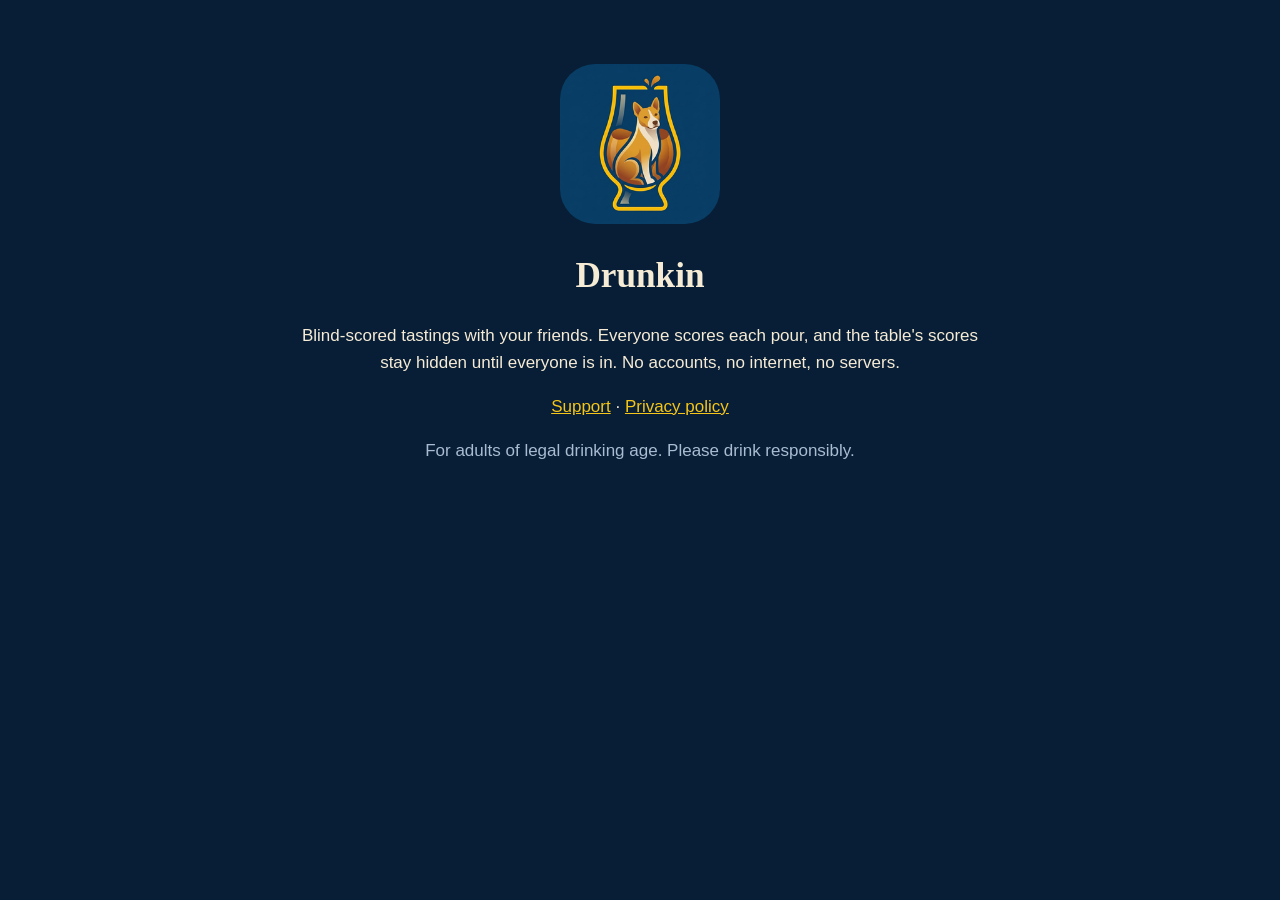
<file: docs/index.html>
<!doctype html>
<html lang="en">
<head>
<meta charset="utf-8">
<meta name="viewport" content="width=device-width, initial-scale=1">
<title>Drunkin</title>
<link rel="stylesheet" href="style.css">
</head>
<body>
<main class="center">
<img src="assets/logo-256.png" alt="Drunkin logo" width="160" height="160">
<h1>Drunkin</h1>
<p>Blind-scored tastings with your friends. Everyone scores each pour, and the table's scores stay hidden until everyone is in. No accounts, no internet, no servers.</p>
<p><a href="support.html">Support</a> · <a href="privacy.html">Privacy policy</a></p>
<p class="muted">For adults of legal drinking age. Please drink responsibly.</p>
</main>
</body>
</html>
</file>
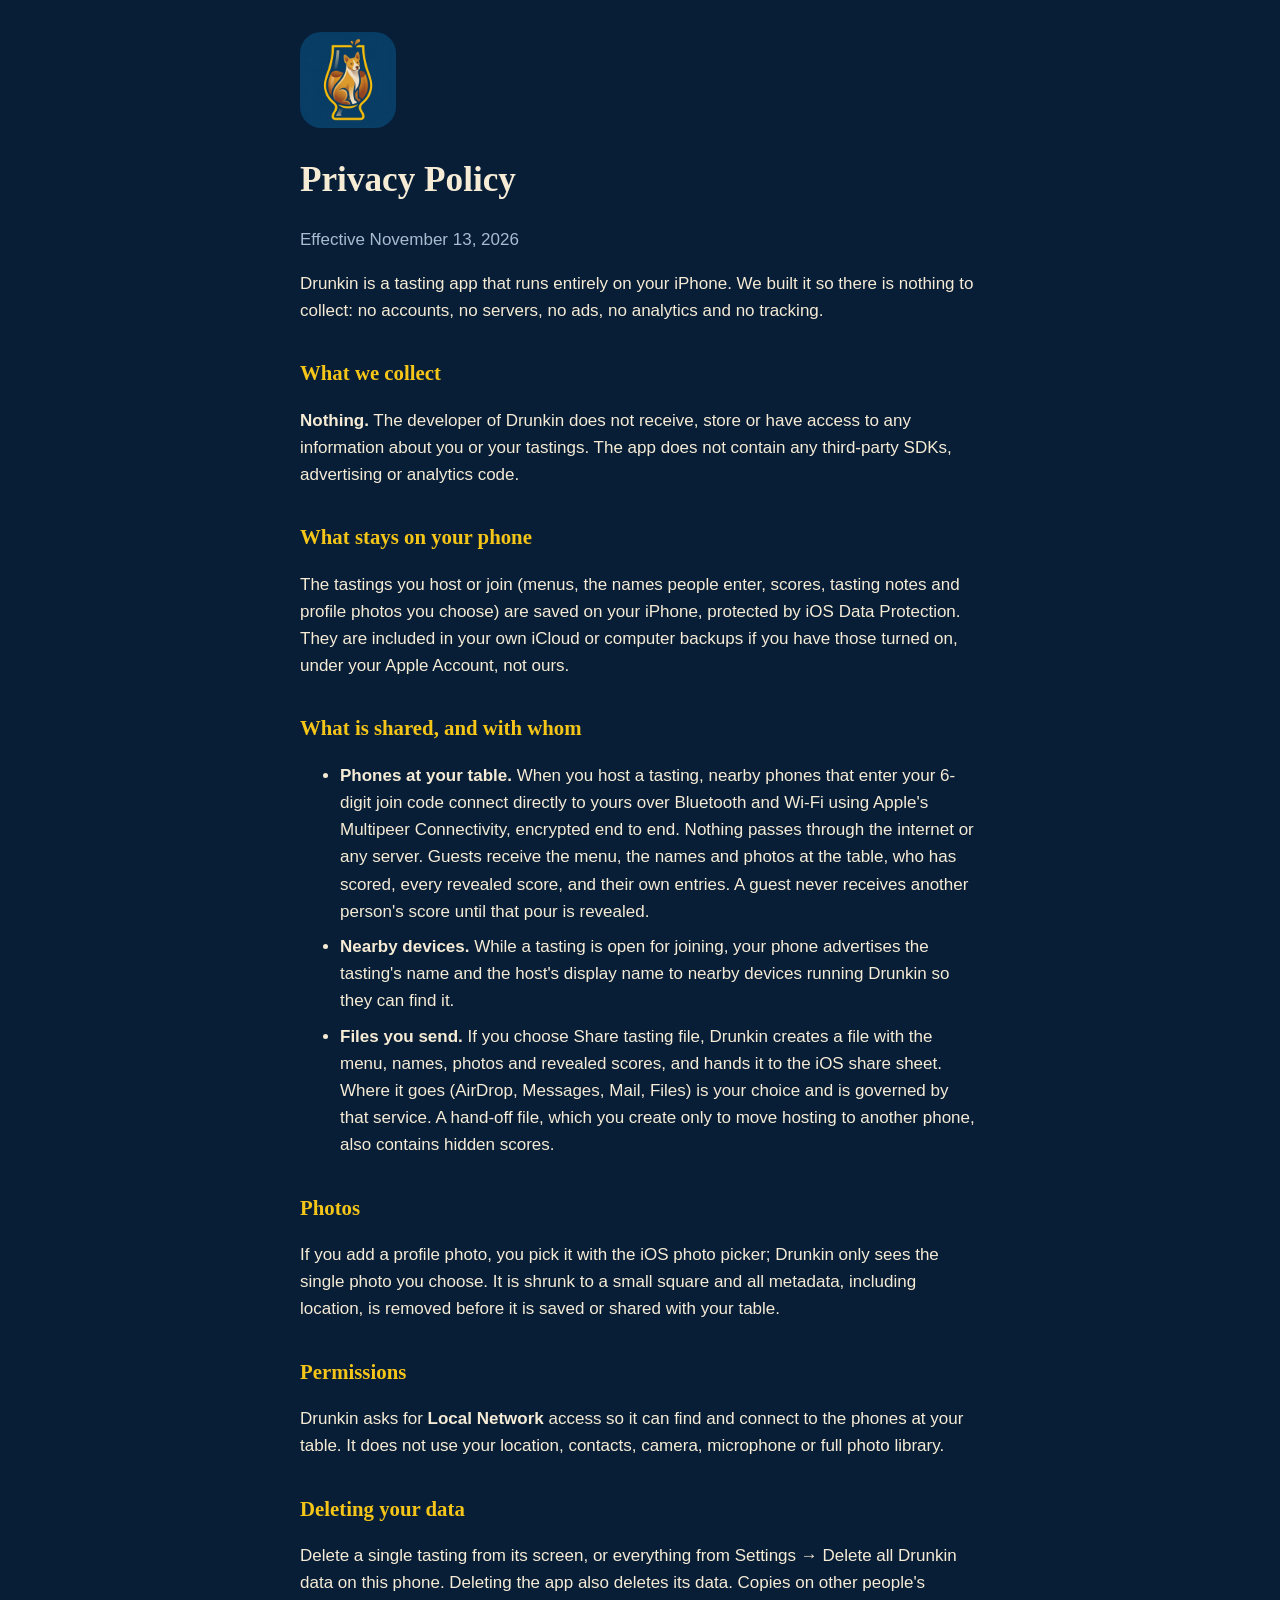
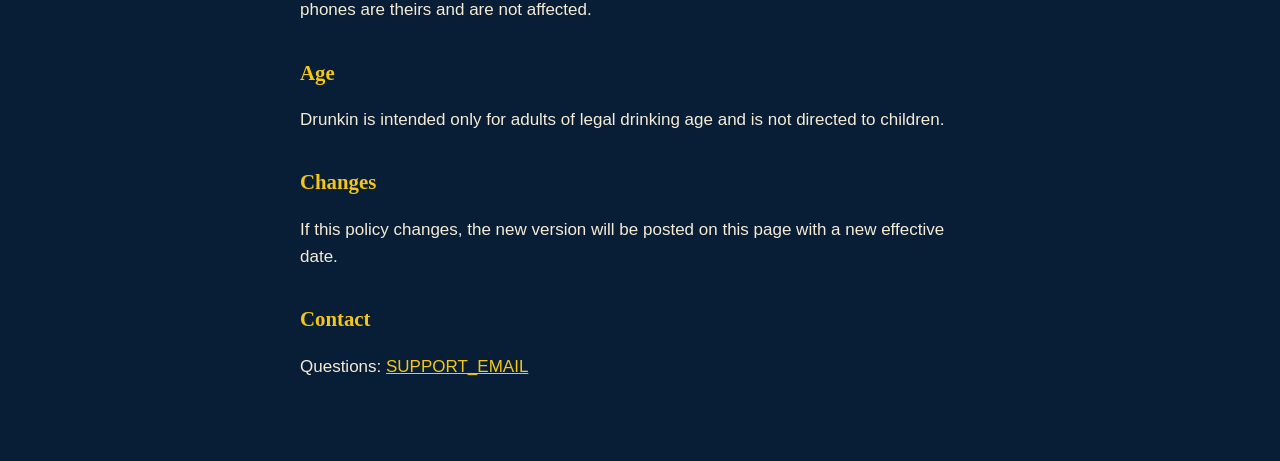
<file: docs/privacy.html>
<!doctype html>
<html lang="en">
<head>
<meta charset="utf-8">
<meta name="viewport" content="width=device-width, initial-scale=1">
<title>Drunkin Privacy Policy</title>
<link rel="stylesheet" href="style.css">
</head>
<body>
<main>
<img src="assets/logo-256.png" alt="" width="96" height="96">
<h1>Privacy Policy</h1>
<p class="muted">Effective November 13, 2026</p>

<p>Drunkin is a tasting app that runs entirely on your iPhone. We built it so there is nothing to collect: no accounts, no servers, no ads, no analytics and no tracking.</p>

<h2>What we collect</h2>
<p><strong>Nothing.</strong> The developer of Drunkin does not receive, store or have access to any information about you or your tastings. The app does not contain any third-party SDKs, advertising or analytics code.</p>

<h2>What stays on your phone</h2>
<p>The tastings you host or join (menus, the names people enter, scores, tasting notes and profile photos you choose) are saved on your iPhone, protected by iOS Data Protection. They are included in your own iCloud or computer backups if you have those turned on, under your Apple Account, not ours.</p>

<h2>What is shared, and with whom</h2>
<ul>
<li><strong>Phones at your table.</strong> When you host a tasting, nearby phones that enter your 6-digit join code connect directly to yours over Bluetooth and Wi-Fi using Apple's Multipeer Connectivity, encrypted end to end. Nothing passes through the internet or any server. Guests receive the menu, the names and photos at the table, who has scored, every revealed score, and their own entries. A guest never receives another person's score until that pour is revealed.</li>
<li><strong>Nearby devices.</strong> While a tasting is open for joining, your phone advertises the tasting's name and the host's display name to nearby devices running Drunkin so they can find it.</li>
<li><strong>Files you send.</strong> If you choose Share tasting file, Drunkin creates a file with the menu, names, photos and revealed scores, and hands it to the iOS share sheet. Where it goes (AirDrop, Messages, Mail, Files) is your choice and is governed by that service. A hand-off file, which you create only to move hosting to another phone, also contains hidden scores.</li>
</ul>

<h2>Photos</h2>
<p>If you add a profile photo, you pick it with the iOS photo picker; Drunkin only sees the single photo you choose. It is shrunk to a small square and all metadata, including location, is removed before it is saved or shared with your table.</p>

<h2>Permissions</h2>
<p>Drunkin asks for <strong>Local Network</strong> access so it can find and connect to the phones at your table. It does not use your location, contacts, camera, microphone or full photo library.</p>

<h2>Deleting your data</h2>
<p>Delete a single tasting from its screen, or everything from Settings → Delete all Drunkin data on this phone. Deleting the app also deletes its data. Copies on other people's phones are theirs and are not affected.</p>

<h2>Age</h2>
<p>Drunkin is intended only for adults of legal drinking age and is not directed to children.</p>

<h2>Changes</h2>
<p>If this policy changes, the new version will be posted on this page with a new effective date.</p>

<h2>Contact</h2>
<p>Questions: <a href="mailto:SUPPORT_EMAIL">SUPPORT_EMAIL</a></p>
</main>
</body>
</html>
</file>
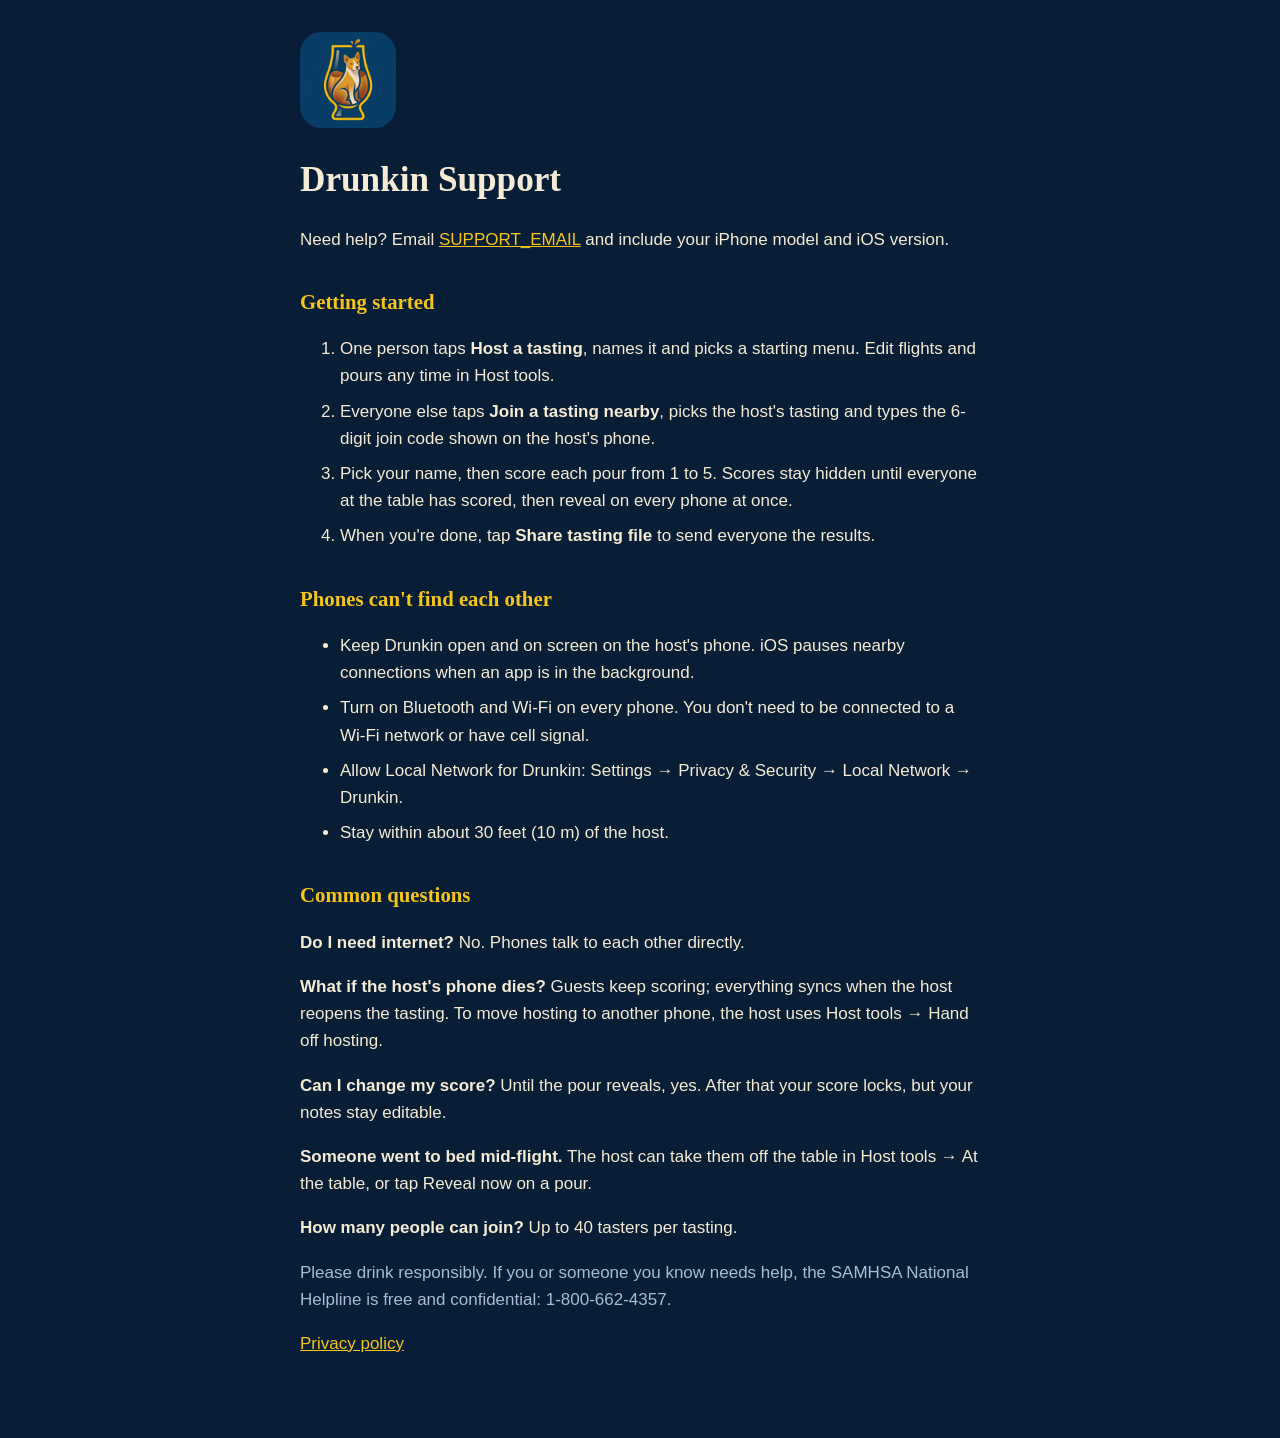
<file: docs/support.html>
<!doctype html>
<html lang="en">
<head>
<meta charset="utf-8">
<meta name="viewport" content="width=device-width, initial-scale=1">
<title>Drunkin Support</title>
<link rel="stylesheet" href="style.css">
</head>
<body>
<main>
<img src="assets/logo-256.png" alt="" width="96" height="96">
<h1>Drunkin Support</h1>
<p>Need help? Email <a href="mailto:SUPPORT_EMAIL">SUPPORT_EMAIL</a> and include your iPhone model and iOS version.</p>

<h2>Getting started</h2>
<ol>
<li>One person taps <strong>Host a tasting</strong>, names it and picks a starting menu. Edit flights and pours any time in Host tools.</li>
<li>Everyone else taps <strong>Join a tasting nearby</strong>, picks the host's tasting and types the 6-digit join code shown on the host's phone.</li>
<li>Pick your name, then score each pour from 1 to 5. Scores stay hidden until everyone at the table has scored, then reveal on every phone at once.</li>
<li>When you're done, tap <strong>Share tasting file</strong> to send everyone the results.</li>
</ol>

<h2>Phones can't find each other</h2>
<ul>
<li>Keep Drunkin open and on screen on the host's phone. iOS pauses nearby connections when an app is in the background.</li>
<li>Turn on Bluetooth and Wi-Fi on every phone. You don't need to be connected to a Wi-Fi network or have cell signal.</li>
<li>Allow Local Network for Drunkin: Settings → Privacy &amp; Security → Local Network → Drunkin.</li>
<li>Stay within about 30 feet (10 m) of the host.</li>
</ul>

<h2>Common questions</h2>
<p><strong>Do I need internet?</strong> No. Phones talk to each other directly.</p>
<p><strong>What if the host's phone dies?</strong> Guests keep scoring; everything syncs when the host reopens the tasting. To move hosting to another phone, the host uses Host tools → Hand off hosting.</p>
<p><strong>Can I change my score?</strong> Until the pour reveals, yes. After that your score locks, but your notes stay editable.</p>
<p><strong>Someone went to bed mid-flight.</strong> The host can take them off the table in Host tools → At the table, or tap Reveal now on a pour.</p>
<p><strong>How many people can join?</strong> Up to 40 tasters per tasting.</p>

<p class="muted">Please drink responsibly. If you or someone you know needs help, the SAMHSA National Helpline is free and confidential: 1-800-662-4357.</p>
<p><a href="privacy.html">Privacy policy</a></p>
</main>
</body>
</html>
</file>
<file: docs/style.css>
:root { color-scheme: dark; }
body { margin: 0; background: #071E36; color: #F6EBD5; font: 17px/1.6 -apple-system, BlinkMacSystemFont, "Segoe UI", sans-serif; }
main { max-width: 680px; margin: 0 auto; padding: 32px 16px 64px; }
main.center { text-align: center; padding-top: 64px; }
img { border-radius: 22%; }
h1, h2 { font-family: ui-serif, Georgia, serif; }
h1 { font-size: 2.2rem; margin: 16px 0 4px; }
h2 { font-size: 1.3rem; margin-top: 32px; color: #F5C518; }
a { color: #F5C518; }
.muted { color: #A9BCD0; }
li { margin-bottom: 8px; }
</file>
